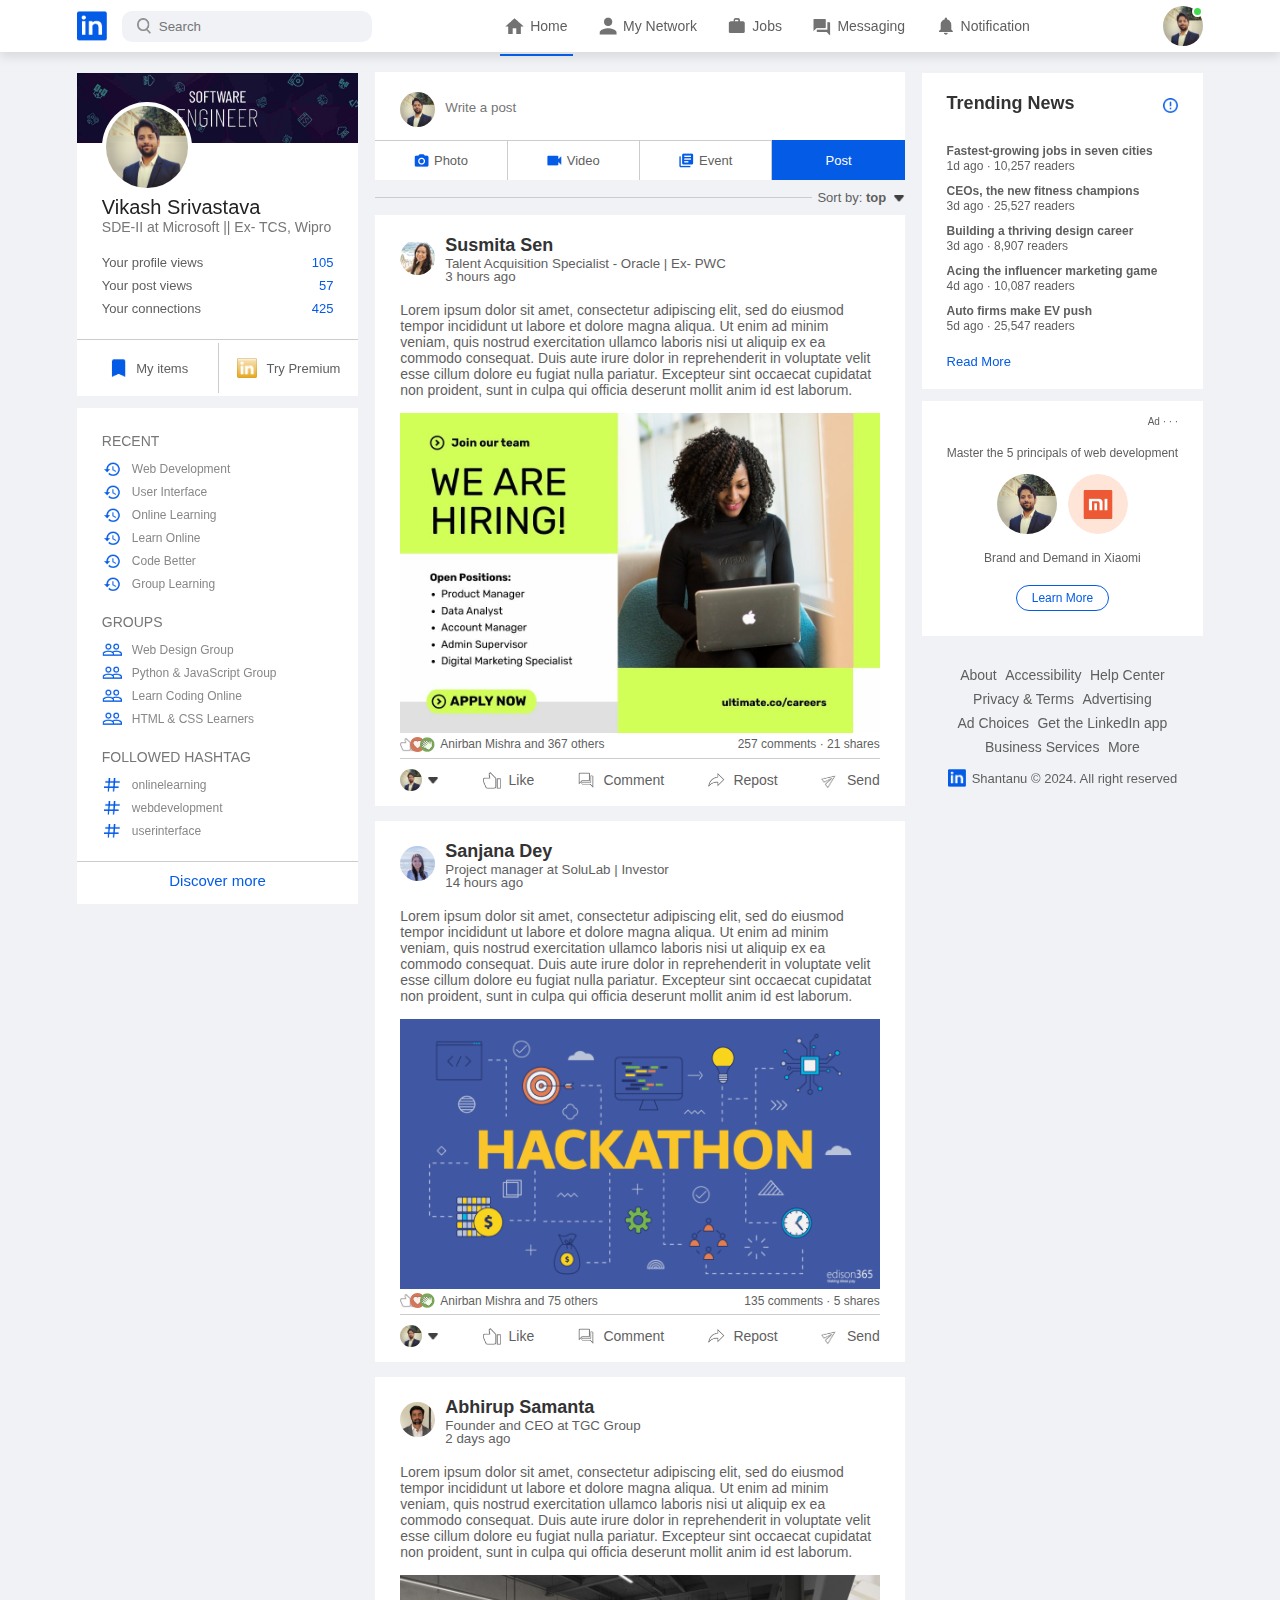
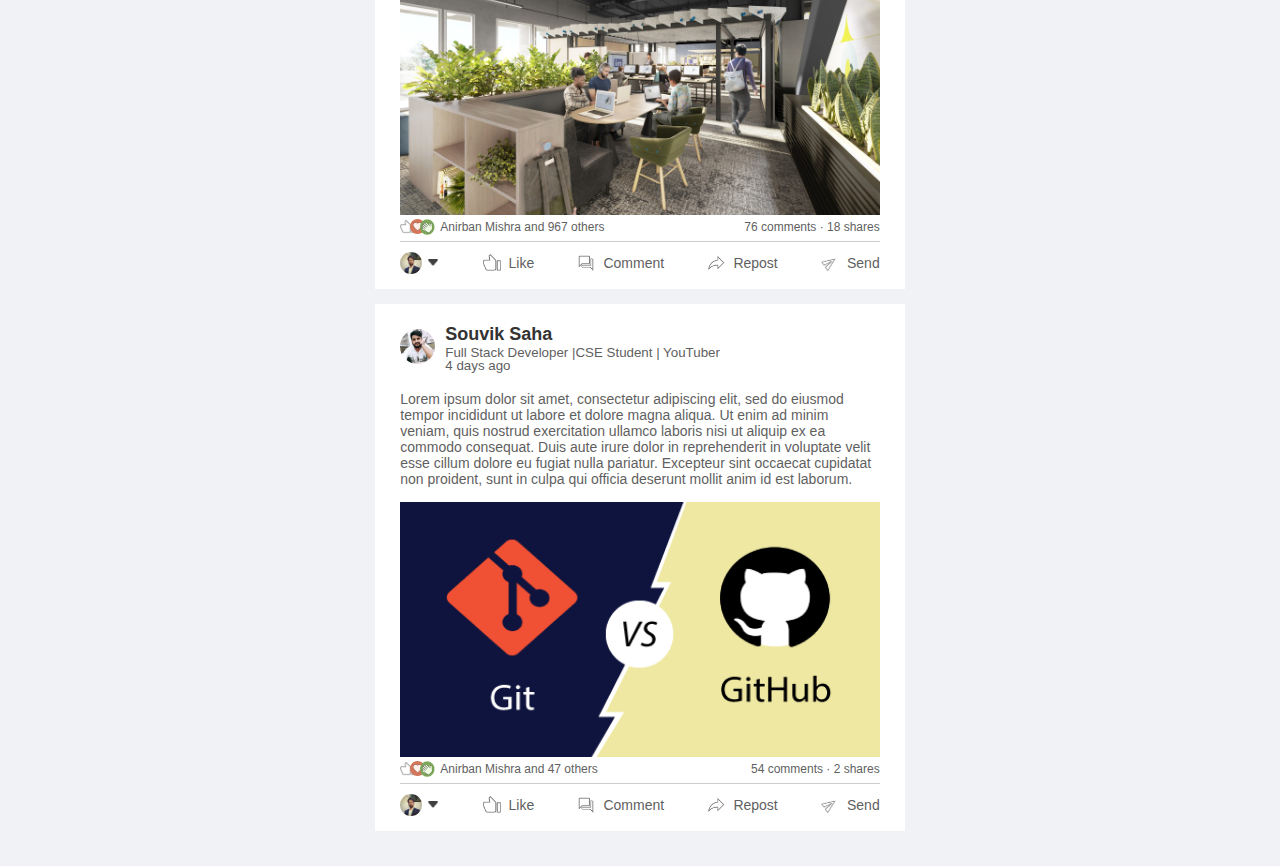
<file: index.html>
<!DOCTYPE html>
<html lang="en">

<head>
    <meta charset="UTF-8">
    <meta name="viewport" content="width=device-width, initial-scale=1.0">
    <title>LinkedIn</title>
    <link rel="stylesheet" href="style.css">
    <link rel="icon" type="image/x-icon" href="images/logo.png">
</head>

<body>

    <nav class="navbar">
        <div class="navbar-left">
            <a href="index.html" class="logo"><img src="images/logo.png" alt=""></a>

            <div class="search-box">
                <img src="images/search.png" alt="">
                <input type="text" placeholder="Search">
            </div>
        </div>
        <div class="navbar-center">
            <ul>
                <li><a href="" class="active-link"><img src="images/home.png" alt=""><span>Home</span></a></li>
                <li><a href=""><img src="images/network.png" alt=""><span>My Network</span></a></li>
                <li><a href=""><img src="images/jobs.png" alt=""><span>Jobs</span></a></li>
                <li><a href=""><img src="images/message.png" alt=""><span>Messaging</span></a></li>
                <li><a href=""><img src="images/notification.png" alt=""><span>Notification</span></a></li>
            </ul>
        </div>
        <div class="navbar-right">
            <div class="online">
                <img src="images/user-1.png" alt="" class="nav-profile-img" onclick="toggleMenu()">
            </div>
        </div>

        <!------------- profile-drop-down-menu ----------------->

        <div class="profile-menu-wrap" id="profileMenu">
            <div class="profile-menu">
                <div class="user-info">
                    <img src="images/user-1.png" alt="">

                    <div>
                        <h3>Vikash Srivastava</h3>
                        <a href="profile.html">See your profile</a>
                    </div>
                </div>
                <hr>
                <a href="#" class="profile-menu-link">
                    <img src="images/feedback.png" alt="">
                    <p>Give Feedback</p>
                    <span>></span>
                </a>

                <a href="#" class="profile-menu-link">
                    <img src="images/setting.png" alt="">
                    <p>Settings & Privacy</p>
                    <span>></span>
                </a>

                <a href="#" class="profile-menu-link">
                    <img src="images/help.png" alt="">
                    <p>Help & Support</p>
                    <span>></span>
                </a>

                <a href="#" class="profile-menu-link">
                    <img src="images/display.png" alt="">
                    <p>Display & Accessibility</p>
                    <span>></span>
                </a>

                <a href="login.html" class="profile-menu-link">
                    <img src="images/logout.png" alt="">
                    <p>Logout</p>
                    <span>></span>
                </a>

            </div>
        </div>
    </nav>

    <!----------- Navbar End -------------->

    <div class="container">
        <!----------- left-sidebar ------------>

        <div class="left-sidebar">

            <div class="sidebar-profile-box">
                <img src="images/cover-pic.png" alt="" width="100%">
                <div class="sidebarprofile-info">
                    <img src="images/user-1.png" alt="">
                    <h1>Vikash Srivastava</h1>
                    <h3>SDE-II at Microsoft || Ex- TCS, Wipro</h3>

                    <ul>
                        <li>Your profile views <span>105</span></li>
                        <li>Your post views <span>57</span></li>
                        <li>Your connections <span>425</span></li>
                    </ul>
                </div>
                <div class="sidebar-profile-link">
                    <a href="#"><img src="images/items.png" alt="">My items</a>
                    <a href="#"><img src="images/premium.png" alt="">Try Premium</a>
                </div>
            </div>

            <div class="sidebar-activity" id="sidebarActivity">
                <h3>RECENT</h3>
                <a href="#"><img src="images/recent.png" alt="">Web Development</a>
                <a href="#"><img src="images/recent.png" alt="">User Interface</a>
                <a href="#"><img src="images/recent.png" alt="">Online Learning</a>
                <a href="#"><img src="images/recent.png" alt="">Learn Online</a>
                <a href="#"><img src="images/recent.png" alt="">Code Better</a>
                <a href="#"><img src="images/recent.png" alt="">Group Learning</a>
                <h3>GROUPS</h3>
                <a href="#"><img src="images/group.png" alt="">Web Design Group</a>
                <a href="#"><img src="images/group.png" alt="">Python & JavaScript Group</a>
                <a href="#"><img src="images/group.png" alt="">Learn Coding Online</a>
                <a href="#"><img src="images/group.png" alt="">HTML & CSS Learners</a>
                <h3>FOLLOWED HASHTAG</h3>
                <a href="#"><img src="images/hashtag.png" alt="">onlinelearning</a>
                <a href="#"><img src="images/hashtag.png" alt="">webdevelopment</a>
                <a href="#"><img src="images/hashtag.png" alt="">userinterface</a>

                <div class="discover-more-link">
                    <a href="#">Discover more</a>
                </div>
            </div>

            <p id="showMoreLink" onclick="toggleActivity()">Show more <b>+</b></p>
        </div>

        <!--------- main-content ---------->

        <div class="main-content">

            <div class="create-post">
                <div class="create-post-input">
                    <img src="images/user-1.png" alt="">
                    <textarea rows="2" placeholder="Write a post"></textarea>
                </div>

                <div class="create-post-links">
                    <li><img src="images/photo.png" alt="">Photo</li>
                    <li><img src="images/video.png" alt="">Video</li>
                    <li><img src="images/event.png" alt="">Event</li>
                    <li>Post</li>
                </div>
            </div>

            <div class="sort-by">
                <hr>
                <p>Sort by: <span>top <img src="images/down-arrow.png" alt=""></span></p>
            </div>

            <div class="post">
                <div class="post-author">
                    <img src="images/user-3.png" alt="">
                    <div>
                        <h1>Susmita Sen</h1>
                        <small>Talent Acquisition Specialist - Oracle | Ex- PWC</small>
                        <small>3 hours ago</small>
                    </div>
                </div>

                <p>Lorem ipsum dolor sit amet, consectetur adipiscing elit, sed do eiusmod tempor incididunt ut labore
                    et dolore magna aliqua. Ut enim ad minim veniam, quis nostrud exercitation ullamco laboris nisi ut
                    aliquip ex ea commodo consequat. Duis aute irure dolor in reprehenderit in voluptate velit esse
                    cillum dolore eu fugiat nulla pariatur. Excepteur sint occaecat cupidatat non proident, sunt in
                    culpa qui officia deserunt mollit anim id est laborum.</p>
                <img src="images/post-image-1.png" width="100%" alt="">

                <div class="post-stats">
                    <div>
                        <img src="images/thumbsup.png" alt="">
                        <img src="images/love.png" alt="">
                        <img src="images/clap.png" alt="">
                        <span class="liked-users">Anirban Mishra and 367 others</span>
                    </div>

                    <div>
                        <span>257 comments &middot; 21 shares</span>
                    </div>
                </div>

                <div class="post-activity">
                    <div>
                        <img src="images/user-1.png" alt="" class="post-activity-user-icon">
                        <img src="images/down-arrow.png" alt="" class="post-activity-arrow-icon">
                    </div>
                    <div class="post-activity-link">
                        <img src="images/like.png" alt="">
                        <span>Like</span>
                    </div>

                    <div class="post-activity-link">
                        <img src="images/comment.png" alt="">
                        <span>Comment</span>
                    </div>

                    <div class="post-activity-link">
                        <img src="images/share.png" alt="">
                        <span>Repost</span>
                    </div>

                    <div class="post-activity-link">
                        <img src="images/send.png" alt="">
                        <span>Send</span>
                    </div>

                </div>
            </div>

            <div class="post">
                <div class="post-author">
                    <img src="images/user-4.png" alt="">
                    <div>
                        <h1>Sanjana Dey</h1>
                        <small>Project manager at SoluLab | Investor</small>
                        <small>14 hours ago</small>
                    </div>
                </div>

                <p>Lorem ipsum dolor sit amet, consectetur adipiscing elit, sed do eiusmod tempor incididunt ut labore
                    et dolore magna aliqua. Ut enim ad minim veniam, quis nostrud exercitation ullamco laboris nisi ut
                    aliquip ex ea commodo consequat. Duis aute irure dolor in reprehenderit in voluptate velit esse
                    cillum dolore eu fugiat nulla pariatur. Excepteur sint occaecat cupidatat non proident, sunt in
                    culpa qui officia deserunt mollit anim id est laborum.</p>
                <img src="images/post-image-2.png" width="100%" alt="">

                <div class="post-stats">
                    <div>
                        <img src="images/thumbsup.png" alt="">
                        <img src="images/love.png" alt="">
                        <img src="images/clap.png" alt="">
                        <span class="liked-users">Anirban Mishra and 75 others</span>
                    </div>

                    <div>
                        <span>135 comments &middot; 5 shares</span>
                    </div>
                </div>

                <div class="post-activity">
                    <div>
                        <img src="images/user-1.png" alt="" class="post-activity-user-icon">
                        <img src="images/down-arrow.png" alt="" class="post-activity-arrow-icon">
                    </div>
                    <div class="post-activity-link">
                        <img src="images/like.png" alt="">
                        <span>Like</span>
                    </div>

                    <div class="post-activity-link">
                        <img src="images/comment.png" alt="">
                        <span>Comment</span>
                    </div>

                    <div class="post-activity-link">
                        <img src="images/share.png" alt="">
                        <span>Repost</span>
                    </div>

                    <div class="post-activity-link">
                        <img src="images/send.png" alt="">
                        <span>Send</span>
                    </div>

                </div>
            </div>


            <div class="post">
                <div class="post-author">
                    <img src="images/user-2.png" alt="">
                    <div>
                        <h1>Abhirup Samanta</h1>
                        <small>Founder and CEO at TGC Group</small>
                        <small>2 days ago</small>
                    </div>
                </div>

                <p>Lorem ipsum dolor sit amet, consectetur adipiscing elit, sed do eiusmod tempor incididunt ut labore
                    et dolore magna aliqua. Ut enim ad minim veniam, quis nostrud exercitation ullamco laboris nisi ut
                    aliquip ex ea commodo consequat. Duis aute irure dolor in reprehenderit in voluptate velit esse
                    cillum dolore eu fugiat nulla pariatur. Excepteur sint occaecat cupidatat non proident, sunt in
                    culpa qui officia deserunt mollit anim id est laborum.</p>
                <img src="images/post-image-3.png" width="100%" alt="">

                <div class="post-stats">
                    <div>
                        <img src="images/thumbsup.png" alt="">
                        <img src="images/love.png" alt="">
                        <img src="images/clap.png" alt="">
                        <span class="liked-users">Anirban Mishra and 967 others</span>
                    </div>

                    <div>
                        <span>76 comments &middot; 18 shares</span>
                    </div>
                </div>

                <div class="post-activity">
                    <div>
                        <img src="images/user-1.png" alt="" class="post-activity-user-icon">
                        <img src="images/down-arrow.png" alt="" class="post-activity-arrow-icon">
                    </div>
                    <div class="post-activity-link">
                        <img src="images/like.png" alt="">
                        <span>Like</span>
                    </div>

                    <div class="post-activity-link">
                        <img src="images/comment.png" alt="">
                        <span>Comment</span>
                    </div>

                    <div class="post-activity-link">
                        <img src="images/share.png" alt="">
                        <span>Repost</span>
                    </div>

                    <div class="post-activity-link">
                        <img src="images/send.png" alt="">
                        <span>Send</span>
                    </div>

                </div>
            </div>

            <div class="post">
                <div class="post-author">
                    <img src="images/user-5.png" alt="">
                    <div>
                        <h1>Souvik Saha</h1>
                        <small>Full Stack Developer |CSE Student | YouTuber</small>
                        <small>4 days ago</small>
                    </div>
                </div>

                <p>Lorem ipsum dolor sit amet, consectetur adipiscing elit, sed do eiusmod tempor incididunt ut labore
                    et dolore magna aliqua. Ut enim ad minim veniam, quis nostrud exercitation ullamco laboris nisi ut
                    aliquip ex ea commodo consequat. Duis aute irure dolor in reprehenderit in voluptate velit esse
                    cillum dolore eu fugiat nulla pariatur. Excepteur sint occaecat cupidatat non proident, sunt in
                    culpa qui officia deserunt mollit anim id est laborum.</p>
                <img src="images/post-image-4.png" width="100%" alt="">

                <div class="post-stats">
                    <div>
                        <img src="images/thumbsup.png" alt="">
                        <img src="images/love.png" alt="">
                        <img src="images/clap.png" alt="">
                        <span class="liked-users">Anirban Mishra and 47 others</span>
                    </div>

                    <div>
                        <span>54 comments &middot; 2 shares</span>
                    </div>
                </div>

                <div class="post-activity">
                    <div>
                        <img src="images/user-1.png" alt="" class="post-activity-user-icon">
                        <img src="images/down-arrow.png" alt="" class="post-activity-arrow-icon">
                    </div>
                    <div class="post-activity-link">
                        <img src="images/like.png" alt="">
                        <span>Like</span>
                    </div>

                    <div class="post-activity-link">
                        <img src="images/comment.png" alt="">
                        <span>Comment</span>
                    </div>

                    <div class="post-activity-link">
                        <img src="images/share.png" alt="">
                        <span>Repost</span>
                    </div>

                    <div class="post-activity-link">
                        <img src="images/send.png" alt="">
                        <span>Send</span>
                    </div>

                </div>
            </div>
        </div>

        <!--------- right-sidebar --------->

        <div class="right-sidebar">
            <div class="sidebar-news">
                <img src="images/more.png" alt="" class="info-icon">
                <h3>Trending News</h3>
                <a href="#">Fastest-growing jobs in seven cities</a>
                <span>1d ago &middot; 10,257 readers</span>

                <a href="#">CEOs, the new fitness champions</a>
                <span>3d ago &middot; 25,527 readers</span>

                <a href="#">Building a thriving design career</a>
                <span>3d ago &middot; 8,907 readers</span>

                <a href="#">Acing the influencer marketing game</a>
                <span>4d ago &middot; 10,087 readers</span>

                <a href="#">Auto firms make EV push</a>
                <span>5d ago &middot; 25,547 readers</span>

                <a href="#" class="read-more-link">Read More</a>
            </div>

            <div class="sidebar-ad">
                <small>Ad &middot; &middot; &middot;</small>
                <p>Master the 5 principals of web development</p>
                <div>
                    <img src="images/user-1.png" alt="">
                    <img src="images/mi-logo.png" alt="">
                </div>
                <b>Brand and Demand in Xiaomi</b>
                <a href="#" class="ad-link">Learn More</a>
            </div>

            <div class="sidebar-useful-links">
                <a href="#">About</a>
                <a href="#">Accessibility</a>
                <a href="#">Help Center</a>
                <a href="#">Privacy & Terms</a>
                <a href="#">Advertising</a>
                <a href="#">Ad Choices</a>
                <a href="#">Get the LinkedIn app</a>
                <a href="#">Business Services</a>
                <a href="#">More</a>

                <div class="copyright-msg">
                    <img src="images/logo.png" alt="">
                    <p>Shantanu &#169; 2024. All right reserved</p>
                </div>
            </div>
        </div>
    </div>


    <script src="script.js"></script>
</body>

</html>
</file>
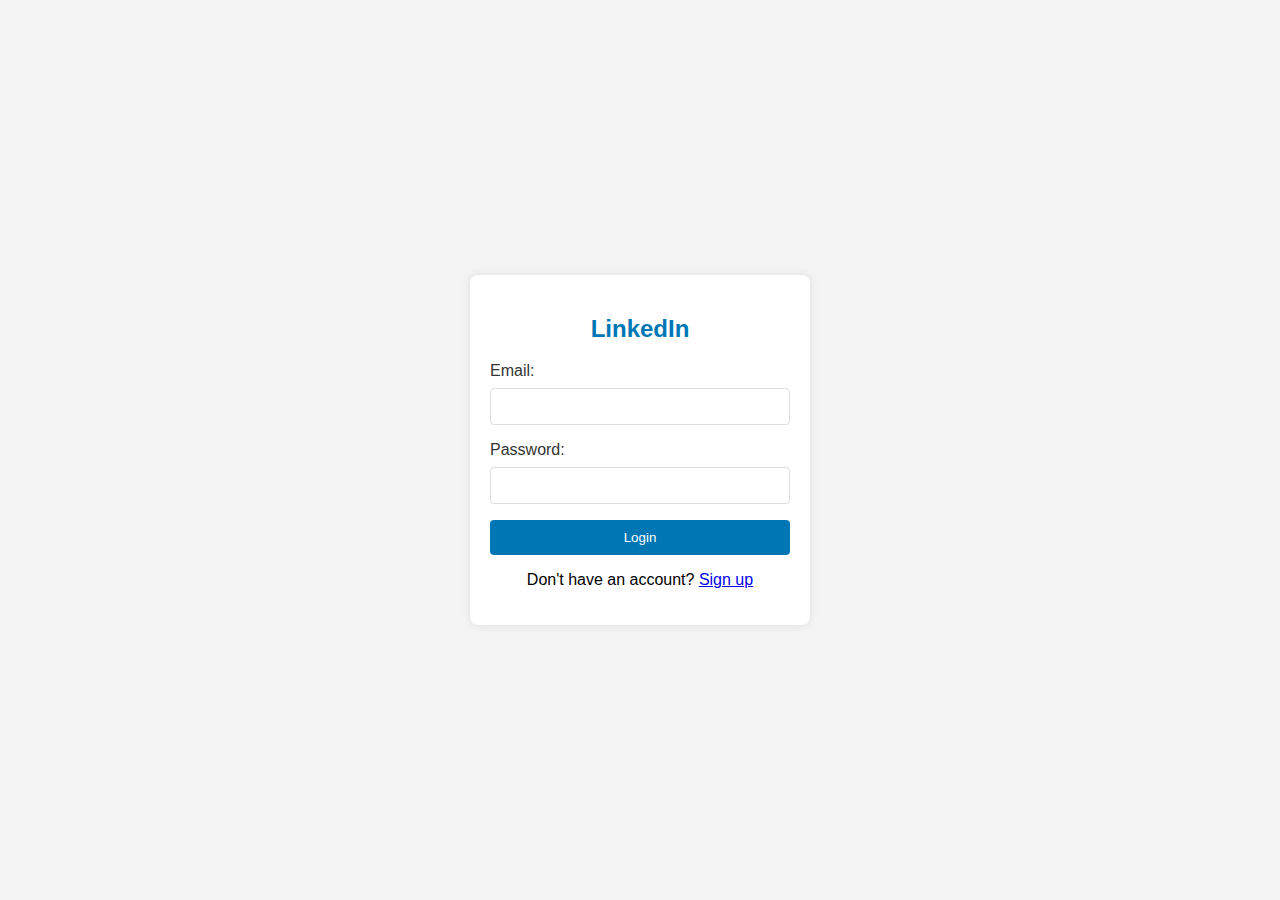
<file: login.html>
<!DOCTYPE html>
<html lang="en">

<head>
    <meta charset="UTF-8">
    <meta name="viewport" content="width=device-width, initial-scale=1.0">
    <title>Login</title>
    <link rel="icon" type="image/x-icon" href="images/logo.png">

    <style>
        body {
            font-family: Arial, sans-serif;
            background-color: #f4f4f4;
            margin: 0;
            padding: 0;
            display: flex;
            align-items: center;
            justify-content: center;
            height: 100vh;
        }

        .container {
            background-color: #fff;
            padding: 20px;
            border-radius: 8px;
            box-shadow: 0 0 10px rgba(0, 0, 0, 0.1);
            width: 300px;
        }

        h2 {
            text-align: center;
            color: #0077b5;
        }

        form {
            display: flex;
            flex-direction: column;
        }

        label {
            margin-bottom: 8px;
            color: #333;
        }

        input {
            padding: 10px;
            margin-bottom: 16px;
            border: 1px solid #ddd;
            border-radius: 4px;
        }

        button {
            background-color: #0077b5;
            color: #fff;
            padding: 10px;
            border: none;
            border-radius: 4px;
            cursor: pointer;
        }

        button:hover {
            background-color: #005983;
        }
    </style>
    
</head>

<body>

    <div class="container">
        <h2>LinkedIn</h2>
        <form action="#" method="post">
            <label for="email">Email:</label>
            <input type="email" id="email" name="email" required>

            <label for="password">Password:</label>
            <input type="password" id="password" name="password" required>

            <button type="submit">Login</button>
        </form>

        <p style="text-align: center; margin-top: 16px;">Don't have an account? <a href="signup.html">Sign up</a></p>
    </div>

</body>

</html>
</file>
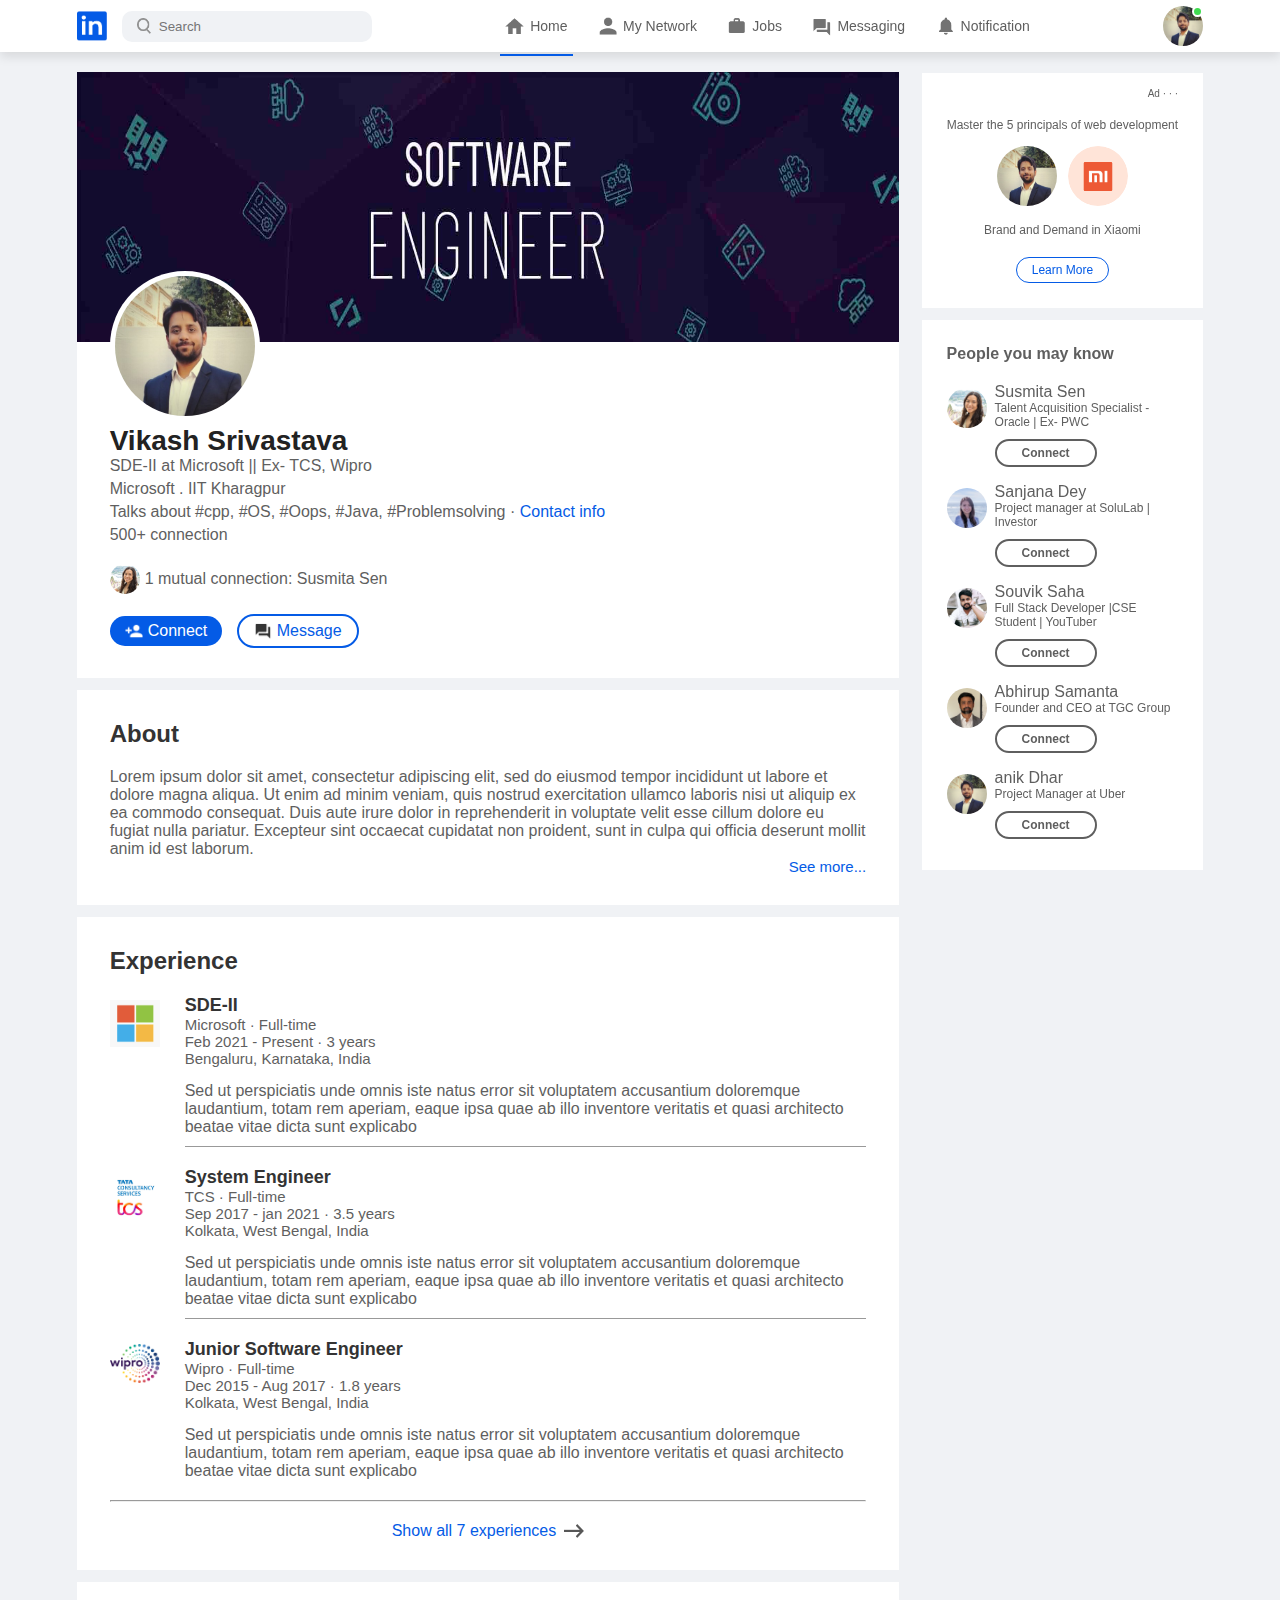
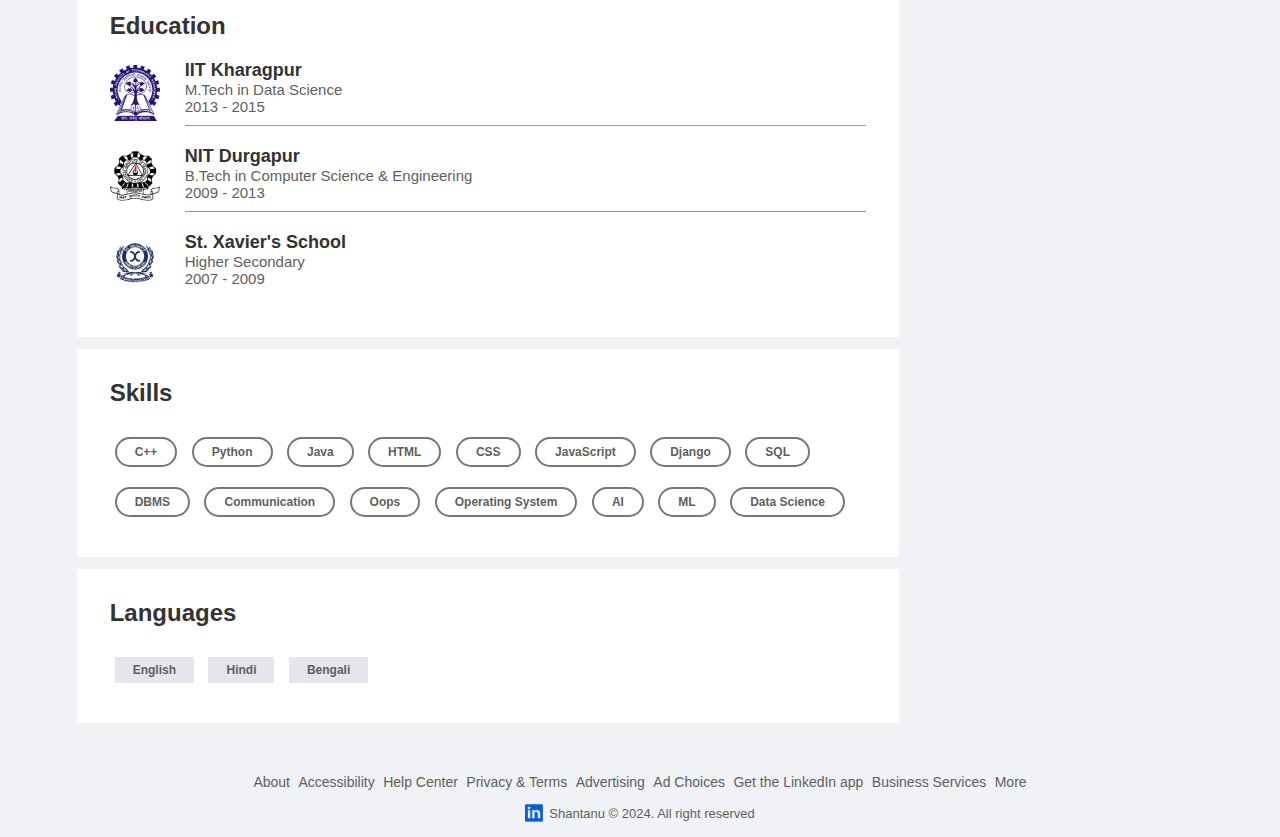
<file: profile.html>
<!DOCTYPE html>
<html lang="en">

<head>
    <meta charset="UTF-8">
    <meta name="viewport" content="width=device-width, initial-scale=1.0">
    <title>LinkedIn Profile</title>
    <link rel="stylesheet" href="style.css">
    <link rel="icon" type="image/x-icon" href="images/logo.png">
</head>

<body>

    <nav class="navbar">
        <div class="navbar-left">
            <a href="index.html" class="logo"><img src="images/logo.png" alt=""></a>

            <div class="search-box">
                <img src="images/search.png" alt="">
                <input type="text" placeholder="Search">
            </div>
        </div>
        <div class="navbar-center">
            <ul>
                <li><a href="index.html" class="active-link"><img src="images/home.png" alt=""><span>Home</span></a>
                </li>
                <li><a href=""><img src="images/network.png" alt=""><span>My Network</span></a></li>
                <li><a href=""><img src="images/jobs.png" alt=""><span>Jobs</span></a></li>
                <li><a href=""><img src="images/message.png" alt=""><span>Messaging</span></a></li>
                <li><a href=""><img src="images/notification.png" alt=""><span>Notification</span></a></li>
            </ul>
        </div>
        <div class="navbar-right">
            <div class="online">
                <img src="images/user-1.png" alt="" class="nav-profile-img" onclick="toggleMenu()">
            </div>
        </div>

        <!------------- profile-drop-down-menu ----------------->

        <div class="profile-menu-wrap" id="profileMenu">
            <div class="profile-menu">
                <div class="user-info">
                    <img src="images/user-1.png" alt="">

                    <div>
                        <h3>Vikash Srivastava</h3>
                        <a href="profile.html">See your profile</a>
                    </div>
                </div>
                <hr>
                <a href="#" class="profile-menu-link">
                    <img src="images/feedback.png" alt="">
                    <p>Give Feedback</p>
                    <span>></span>
                </a>

                <a href="#" class="profile-menu-link">
                    <img src="images/setting.png" alt="">
                    <p>Settings & Privacy</p>
                    <span>></span>
                </a>

                <a href="#" class="profile-menu-link">
                    <img src="images/help.png" alt="">
                    <p>Help & Support</p>
                    <span>></span>
                </a>

                <a href="#" class="profile-menu-link">
                    <img src="images/display.png" alt="">
                    <p>Display & Accessibility</p>
                    <span>></span>
                </a>

                <a href="login.html" class="profile-menu-link">
                    <img src="images/logout.png" alt="">
                    <p>Logout</p>
                    <span>></span>
                </a>

            </div>
        </div>
    </nav>

    <!----------- Navbar End -------------->

    <div class="container">
        <!--------- profile main --------------->
        <div class="profile-main">
            <div class="profile-container">
                <img src="images/cover-pic.png" alt="" width="100%" class="cover-img">
                <div class="profile-container-inner">
                    <img src="images/user-1.png" alt="" class="profile-pic">
                    <h1>Vikash Srivastava</h1>
                    <b>SDE-II at Microsoft || Ex- TCS, Wipro</b>
                    <p>Microsoft . IIT Kharagpur</p>
                    <p>Talks about #cpp, #OS, #Oops, #Java, #Problemsolving &middot; <a href="#">Contact info</a></p>
                    <p>500+ connection</p>

                    <div class="mutual-connection">
                        <img src="images/user-3.png" alt="">
                        <span>1 mutual connection: Susmita Sen</span>
                    </div>
                    <div class="profile-btn">
                        <a href="#" class="primary-btn"><img src="images/connect.png" alt="">Connect</a>
                        <a href="#" class="Second-btn"><img src="images/chat.png" alt="">Message</a>
                    </div>
                </div>
            </div>

            <div class="profile-description">
                <h2>About</h2>
                <p>Lorem ipsum dolor sit amet, consectetur adipiscing elit, sed do eiusmod tempor incididunt ut labore
                    et dolore magna aliqua. Ut enim ad minim veniam, quis nostrud exercitation ullamco laboris nisi ut
                    aliquip ex ea commodo consequat. Duis aute irure dolor in reprehenderit in voluptate velit esse
                    cillum dolore eu fugiat nulla pariatur. Excepteur sint occaecat cupidatat non proident, sunt in
                    culpa qui officia deserunt mollit anim id est laborum.</p>

                <a href="#" class="see-more-link">See more...</a>
            </div>

            <div class="profile-description">
                <h2>Experience</h2>
                <div class="profile-desc-row">
                    <img src="images/microsoft.png" alt="">
                    <div>
                        <h3>SDE-II</h3>
                        <b>Microsoft &middot; Full-time</b>
                        <b>Feb 2021 - Present &middot; 3 years</b>
                        <b>Bengaluru, Karnataka, India</b>
                        <p>Sed ut perspiciatis unde omnis iste natus error sit voluptatem accusantium doloremque
                            laudantium, totam rem aperiam, eaque ipsa quae ab illo inventore veritatis et quasi
                            architecto beatae vitae dicta sunt explicabo</p>
                        <hr>
                    </div>
                </div>

                <div class="profile-desc-row">
                    <img src="images/tcs.png" alt="">
                    <div>
                        <h3>System Engineer</h3>
                        <b>TCS &middot; Full-time</b>
                        <b>Sep 2017 - jan 2021 &middot; 3.5 years</b>
                        <b>Kolkata, West Bengal, India</b>
                        <p>Sed ut perspiciatis unde omnis iste natus error sit voluptatem accusantium doloremque
                            laudantium, totam rem aperiam, eaque ipsa quae ab illo inventore veritatis et quasi
                            architecto beatae vitae dicta sunt explicabo</p>
                        <hr>
                    </div>
                </div>

                <div class="profile-desc-row">
                    <img src="images/wipro.png" alt="">
                    <div>
                        <h3>Junior Software Engineer</h3>
                        <b>Wipro &middot; Full-time</b>
                        <b>Dec 2015 - Aug 2017 &middot; 1.8 years</b>
                        <b>Kolkata, West Bengal, India</b>
                        <p>Sed ut perspiciatis unde omnis iste natus error sit voluptatem accusantium doloremque
                            laudantium, totam rem aperiam, eaque ipsa quae ab illo inventore veritatis et quasi
                            architecto beatae vitae dicta sunt explicabo</p>

                    </div>
                </div>
                <hr>
                <a href="#" class="experience-link"> Show all 7 experiences <img src="images/right-arrow.png"
                        alt=""></a>

            </div>

            <div class="profile-description">
                <h2>Education</h2>
                <div class="profile-desc-row">
                    <img src="images/iit.png" alt="">
                    <div>
                        <h3>IIT Kharagpur</h3>
                        <b>M.Tech in Data Science</b>
                        <b>2013 - 2015</b>
                        <hr>
                    </div>
                </div>

                <div class="profile-desc-row">
                    <img src="images/nit.png" alt="">
                    <div>
                        <h3>NIT Durgapur</h3>
                        <b>B.Tech in Computer Science & Engineering</b>
                        <b>2009 - 2013</b>
                        <hr>
                    </div>
                </div>

                <div class="profile-desc-row">
                    <img src="images/st-xaviers.png" alt="">
                    <div>
                        <h3>St. Xavier's School</h3>
                        <b>Higher Secondary</b>
                        <b>2007 - 2009</b>

                    </div>
                </div>
            </div>

            <div class="profile-description">
                <h2>Skills</h2>
                <a href="#" class="skills-btn">C++</a>
                <a href="#" class="skills-btn">Python</a>
                <a href="#" class="skills-btn">Java</a>
                <a href="#" class="skills-btn">HTML</a>
                <a href="#" class="skills-btn">CSS</a>
                <a href="#" class="skills-btn">JavaScript</a>
                <a href="#" class="skills-btn">Django</a>
                <a href="#" class="skills-btn">SQL</a>
                <a href="#" class="skills-btn">DBMS</a>
                <a href="#" class="skills-btn">Communication</a>
                <a href="#" class="skills-btn">Oops</a>
                <a href="#" class="skills-btn">Operating System</a>
                <a href="#" class="skills-btn">AI</a>
                <a href="#" class="skills-btn">ML</a>
                <a href="#" class="skills-btn">Data Science</a>
            </div>


            <div class="profile-description">
                <h2>Languages</h2>
                <a href="#" class="language-btn">English</a>
                <a href="#" class="language-btn">Hindi</a>
                <a href="#" class="language-btn">Bengali</a>
            </div>

        </div>
        <!--------- profile sidebar --------------->
        <div class="profile-sidebar">

            <div class="sidebar-ad">
                <small>Ad &middot; &middot; &middot;</small>
                <p>Master the 5 principals of web development</p>
                <div>
                    <img src="images/user-1.png" alt="">
                    <img src="images/mi-logo.png" alt="">
                </div>
                <b>Brand and Demand in Xiaomi</b>
                <a href="#" class="ad-link">Learn More</a>
            </div>

            <div class="sidebar-people">
                <h3>People you may know</h3>
                <div class="sidebar-people-row">
                    <img src="images/user-3.png" alt="">
                    <div>
                        <h2>Susmita Sen</h2>
                        <p>Talent Acquisition Specialist - Oracle | Ex- PWC</p>
                        <a href="#">Connect</a>
                    </div>
                </div>

                <div class="sidebar-people-row">
                    <img src="images/user-4.png" alt="">
                    <div>
                        <h2>Sanjana Dey</h2>
                        <p>Project manager at SoluLab | Investor</p>
                        <a href="#">Connect</a>
                    </div>
                </div>

                <div class="sidebar-people-row">
                    <img src="images/user-5.png" alt="">
                    <div>
                        <h2>Souvik Saha</h2>
                        <p>Full Stack Developer |CSE Student | YouTuber</p>
                        <a href="#">Connect</a>
                    </div>
                </div>

                <div class="sidebar-people-row">
                    <img src="images/user-2.png" alt="">
                    <div>
                        <h2>Abhirup Samanta</h2>
                        <p>Founder and CEO at TGC Group</p>
                        <a href="#">Connect</a>
                    </div>
                </div>

                <div class="sidebar-people-row">
                    <img src="images/user-1.png" alt="">
                    <div>
                        <h2>anik Dhar</h2>
                        <p>Project Manager at Uber</p>
                        <a href="#">Connect</a>
                    </div>
                </div>


            </div>


        </div>
    </div>

    <div class="profile-footer">
        <div class="sidebar-useful-links">
            <a href="#">About</a>
            <a href="#">Accessibility</a>
            <a href="#">Help Center</a>
            <a href="#">Privacy & Terms</a>
            <a href="#">Advertising</a>
            <a href="#">Ad Choices</a>
            <a href="#">Get the LinkedIn app</a>
            <a href="#">Business Services</a>
            <a href="#">More</a>

            <div class="copyright-msg">
                <img src="images/logo.png" alt="">
                <p>Shantanu &#169; 2024. All right reserved</p>
            </div>
        </div>
    </div>



    <script src="script.js"></script>
</body>

</html>
</file>
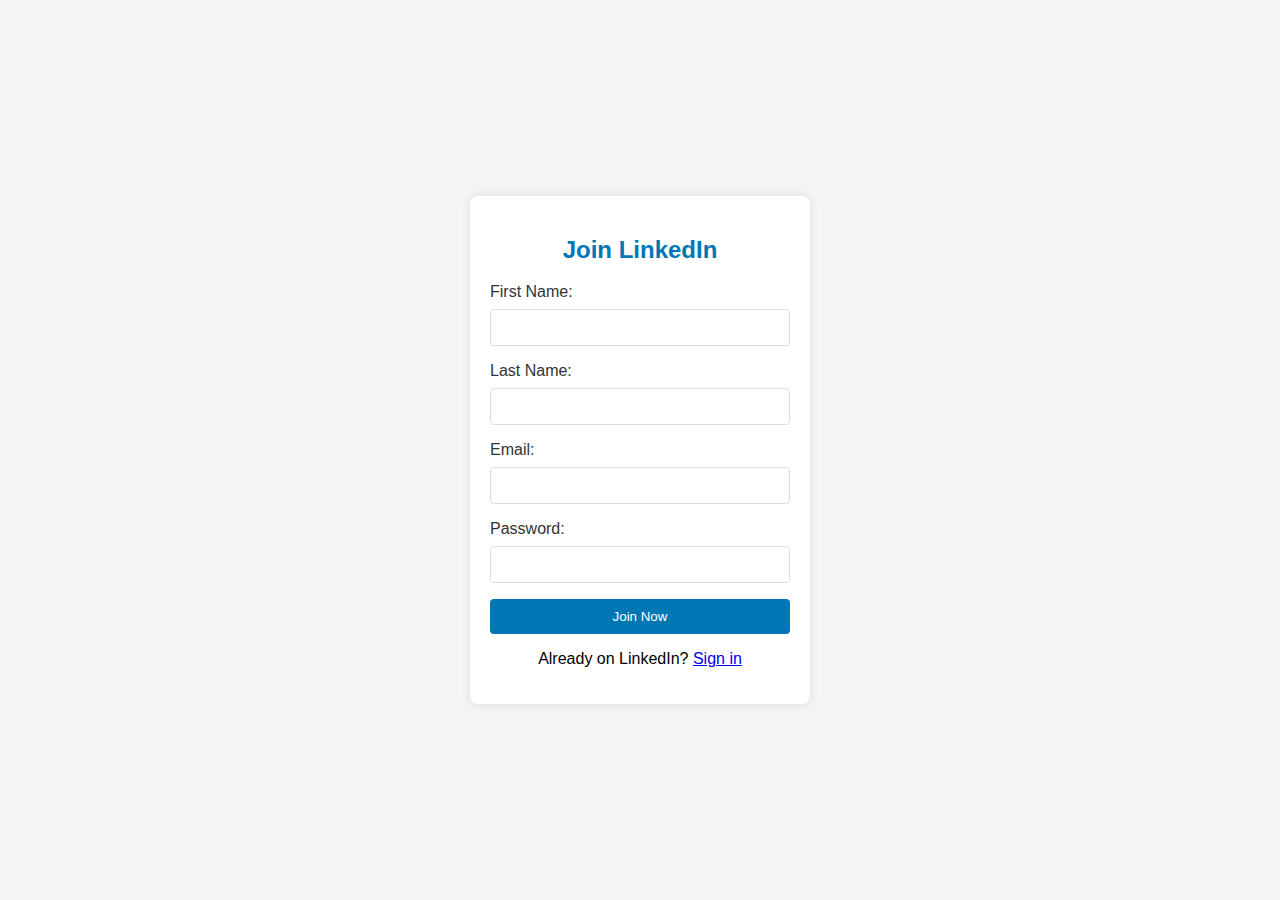
<file: signup.html>
<!DOCTYPE html>
<html lang="en">

<head>
    <meta charset="UTF-8">
    <meta name="viewport" content="width=device-width, initial-scale=1.0">
    <title>Signup</title>
    <link rel="icon" type="image/x-icon" href="images/logo.png">

    <style>
        body {
            font-family: Arial, sans-serif;
            background-color: #f4f4f4;
            margin: 0;
            padding: 0;
            display: flex;
            align-items: center;
            justify-content: center;
            height: 100vh;
        }

        .container {
            background-color: #fff;
            padding: 20px;
            border-radius: 8px;
            box-shadow: 0 0 10px rgba(0, 0, 0, 0.1);
            width: 300px;
        }

        h2 {
            text-align: center;
            color: #0077b5;
        }

        form {
            display: flex;
            flex-direction: column;
        }

        label {
            margin-bottom: 8px;
            color: #333;
        }

        input {
            padding: 10px;
            margin-bottom: 16px;
            border: 1px solid #ddd;
            border-radius: 4px;
        }

        button {
            background-color: #0077b5;
            color: #fff;
            padding: 10px;
            border: none;
            border-radius: 4px;
            cursor: pointer;
        }

        button:hover {
            background-color: #005983;
        }
    </style>
    
</head>

<body>

    <div class="container">
        <h2>Join LinkedIn</h2>
        <form action="#" method="post">
            <label for="firstName">First Name:</label>
            <input type="text" id="firstName" name="firstName" required>

            <label for="lastName">Last Name:</label>
            <input type="text" id="lastName" name="lastName" required>

            <label for="email">Email:</label>
            <input type="email" id="email" name="email" required>

            <label for="password">Password:</label>
            <input type="password" id="password" name="password" required>

            <button type="submit">Join Now</button>
        </form>

        <p style="text-align: center; margin-top: 16px;">Already on LinkedIn? <a href="login.html">Sign in</a></p>
    </div>

</body>

</html>
</file>
<file: style.css>
* {
    margin: 0;
    padding: 0;
    font-family: 'poppins', sans-serif;
    box-sizing: border-box;
}

body {
    background-color: #f0f2f5;
    color: #5f5f5f;
}

a {
    text-decoration: none;
    color: #5f5f5f;
}

.navbar {
    display: flex;
    align-items: center;
    justify-content: space-between;
    background: #fff;
    padding: 6px 6%;
    position: sticky;
    top: 0;
    z-index: 100;
    box-shadow: 0 5px 10px rgba(0, 0, 0, 0.1);
}

.logo img {
    width: 30px;
    margin-right: 15px;
    display: block;
}

.navbar-center ul li {
    display: inline-block;
    list-style: none;
}

.navbar-center ul li a {
    display: flex;
    align-items: center;
    font-size: 14px;
    margin: 5px 8px;
    padding-right: 5px;
    position: relative;
}


.navbar-center ul li a::after {
    content: '';
    width: 0;
    height: 2px;
    background: #045be6;
    position: absolute;
    bottom: -15px;
    transition: width 0.3s;
}

.navbar-center ul li a:hover::after,
.navbar-center ul li a.active-link::after {
    width: 100%;
}


.navbar-center ul li a img {
    width: 30px;
}

.nav-profile-img {
    width: 40px;
    display: block;
    cursor: pointer;
    position: relative;
    border-radius: 50%;
}

.online {
    position: relative;
}

.online::after {
    content: '';
    width: 7px;
    height: 7px;
    border: 2px solid #fff;
    border-radius: 50%;
    right: 0px;
    top: 0px;
    background: #41db51;
    position: absolute;
}

.search-box {
    background: #f0f2f5;
    width: 250px;
    border-radius: 10px;
    display: flex;
    align-items: center;
    padding: 0 15px;
}


.navbar-left {
    display: flex;
    align-items: center;
}

.search-box img {
    width: 14px;
}

.search-box input {
    width: 100%;
    background: transparent;
    padding: 8px;
    outline: none;
    border: 0;
}


/*-----------------Navbar End ---------------------*/



.container {
    padding: 20px 6%;
    display: flex;
    flex-wrap: wrap;
    justify-content: space-between;
}


/* ------------------left-sidebar --------------------*/


.left-sidebar {
    flex-basis: 25%;
    align-self: flex-start;
    position: sticky;
    top: 73px;
}

.sidebar-profile-box {
    background: #fff;
}

.sidebarprofile-info {
    padding: 0 25px;
}

.sidebarprofile-info img {
    width: 90px;
    border-radius: 50%;
    background: #fff;
    padding: 4px;
    margin-top: -45px;
}

.sidebarprofile-info h1 {
    font-size: 20px;
    font-weight: 500;
    color: #222;
}

.sidebarprofile-info h3 {
    font-size: 14px;
    font-weight: 500;
    color: #777;
}

.sidebarprofile-info ul {
    list-style: none;
    margin: 20px 0;
}

.sidebarprofile-info ul li {
    width: 100%;
    height: 18px;
    margin: 5px 0;
    font-size: 13px;
    cursor: pointer;
    transition: 0.3s;
}

.sidebarprofile-info ul li:hover {
    background-color: #f0f0f0;
}

.sidebarprofile-info ul li span {
    float: right;
    color: #045be6;
}

.sidebar-profile-link {
    display: flex;
    align-items: center;
    border-top: 1px solid #ccc;
}

.sidebar-profile-link a {
    flex-basis: 50%;
    display: flex;
    align-items: center;
    justify-content: center;
    padding: 15px 0;
    font-size: 13px;
    border-left: 1px solid #ccc;
}

.sidebar-profile-link a:first-child {
    border-left: 0;
}

.sidebar-profile-link a img {
    width: 20px;
    margin-right: 10px;
}


.sidebar-activity {
    background: #fff;
    padding: 5px 25px;
    margin: 12px 0;
}

.sidebar-activity h3 {
    color: #777;
    font-size: 14px;
    font-weight: 500;
    margin: 20px 0 10px;
}

.sidebar-activity a {
    display: flex;
    align-items: center;
    font-size: 12px;
    font-weight: 500;
    color: #888;
    margin: 3px 0;
    transition: 0.3s;
}

.sidebar-activity a:hover {
    background-color: #ececec;
}

.sidebar-activity a img {
    width: 20px;
    margin-right: 10px;
}

.discover-more-link {
    border-top: 1px solid #ccc;
    text-align: center;
    margin-top: 20px;
    margin-left: -25px;
    margin-right: -25px;
}

.discover-more-link a {
    color: #045be6;
    display: inline-block;
    margin: 10px 0;
    font-size: 15px;
}


/* ------------------right-sidebar --------------------*/



.right-sidebar {
    flex-basis: 25%;
    align-self: flex-start;
    position: sticky;
    top: 73px;
}

.sidebar-news {
    background: #fff;
    padding: 10px 25px;
}

.info-icon {
    width: 15px;
    float: right;
    margin-top: 15px;
}

.sidebar-news h3 {
    font-size: 18px;
    font-weight: 600;
    color: #333;
    margin: 10px 0 30px;
}

.sidebar-news a {
    display: block;
    font-size: 12px;
    font-weight: 600;
    margin-top: 10px;
    margin-bottom: -2px;
}

.sidebar-news span {
    font-size: 12px;
}

.sidebar-news .read-more-link {
    color: #045be6;
    font-weight: 500;
    margin: 20px 0 10px;
    font-size: 13px;
}

.sidebar-ad {
    background: #fff;
    padding: 15px 25px;
    text-align: center;
    margin: 12px 0;
    font-size: 12px;
}

.sidebar-ad img {
    width: 60px;
    margin: 4px;
    border-radius: 50%;
    cursor: pointer;
}

.sidebar-ad small {
    float: right;
    font-weight: 500;
}

.sidebar-ad p {
    margin-top: 30px;
    margin-bottom: 10px;
}

.sidebar-ad b {
    display: block;
    font-weight: 500;
    margin-top: 10px;
}

.ad-link {
    display: inline-block;
    border: 1px solid #045be6;
    border-radius: 30px;
    padding: 5px 15px;
    color: #045be6;
    font-weight: 540;
    margin: 20px auto 10px;
    transition: 0.5s;
}

.ad-link:hover {
    background-color: #045be6;
    color: #ffffff;
}

.sidebar-useful-links {
    padding: 15px 25px;
    text-align: center;
}


.sidebar-useful-links a {
    display: inline-block;
    font-size: 14px;
    margin: 4px 2px;
}

.copyright-msg {
    display: flex;
    justify-content: center;
    align-items: center;
    font-size: 13px;
    margin-top: 10px;
    font-weight: 500;
}

.copyright-msg img {
    width: 18px;
    margin-right: 6px;
}

/* -------------------main-content --------------------*/

.main-content {
    flex-basis: 47%;
}

.create-post {
    background: #fff;
}

.create-post-input {
    padding: 20px 25px 10px;
    display: flex;
    align-items: flex-start;
}

.create-post-input img {
    width: 35px;
    border-radius: 50%;
    margin-right: 10px;
}

.create-post-input textarea {
    width: 100%;
    border: 0;
    outline: 0;
    resize: none;
    background: transparent;
    margin-top: 8px;
}

::placeholder {
    font-weight: 500;
}

.create-post-links {
    display: flex;
    align-items: flex-start;
}

.create-post-links li {
    list-style: none;
    border-top: 1px solid #ccc;
    border-right: 1px solid #ccc;
    flex-basis: 25%;
    height: 40px;
    font-size: 13px;
    display: flex;
    align-items: center;
    justify-content: center;
    cursor: pointer;
    transition: 0.5s;
}

.create-post-links li:hover {
    background-color: #d8d8d8;
}

.create-post-links li img {
    width: 15px;
    margin-right: 5px;
}

.create-post-links li:last-child {
    background: #045be6;
    color: #fff;
    border-top: 0;
    border-right: 0;
    transition: 0.5s;
}

.create-post-links li:last-child:hover {
    background: #003fa4;
    color: #ffffff;
}

.sort-by {
    display: flex;
    align-items: center;
    margin: 10px 0;
}

.sort-by hr {
    flex: 1;
    border: 0;
    height: 1px;
    background: #ccc;
}

.sort-by p {
    font-size: 13px;
    padding-left: 5px;
}

.sort-by p span {
    font-weight: 600;
    cursor: pointer;
}

.sort-by p span img {
    width: 12px;
    margin-left: 3px;
}

.post {
    background: #fff;
    padding: 20px 25px 5px;
    margin: 5px 0 15px;
}

.post-author {
    display: flex;
    align-items: flex-start;
    margin-bottom: 20px;
}

.post-author img {
    width: 35px;
    border-radius: 50%;
    margin-right: 10px;
    margin-top: 5px;
    cursor: pointer;
}

.post-author h1 {
    font-size: 18px;
    font-weight: 600;
    color: #333;
    cursor: pointer;
}

.post-author small {
    display: block;
    margin-bottom: -2px;
}

.post p {
    font-size: 14px;
    margin-bottom: 15px;
}

.post-stats {
    display: flex;
    flex-wrap: wrap;
    align-items: center;
    justify-content: space-between;
    font-size: 12px;
    border-bottom: 1px solid #ccc;
    padding-bottom: 6px;
}

.post-stats div {
    display: flex;
    align-items: center;
    cursor: pointer;
}

.post-stats img {
    width: 15px;
    margin-right: -5px;

}

.liked-users {
    margin-left: 10px;
}

.post-activity {
    display: flex;
    align-items: center;
    justify-content: space-between;
    padding: 10px 0;
    font-size: 14px;
    font-weight: 500;
}

.post-activity div {
    display: flex;
    align-items: center;
}

.post-activity-user-icon {
    width: 22px;
    border-radius: 50%;
    cursor: pointer;
}

.post-activity-arrow-icon {
    width: 12px;
    margin-left: 5px;
    cursor: pointer;
}

.post-activity-link img {
    width: 18px;
    margin-right: 8px;
    cursor: pointer;
}

.post-activity-link span {
    cursor: pointer;
}


/*------------- profile-drop-down-menu ----------------*/
.profile-menu-wrap {
    position: absolute;
    top: 100%;
    right: 5%;
    width: 320px;
    max-height: 0;
    overflow: hidden;
    transition: max-height 0.5s;
}

.profile-menu-wrap.open-menu {
    max-height: 400px;
}

.profile-menu {
    background: #ffffff;
    padding: 20px;
    margin: 10px;
    border: 1px solid rgb(132, 160, 244);
    box-shadow: 0 5px 10px rgba(0, 0, 0, 0.1);
    ;
    border-radius: 10px;
}

.user-info {
    display: flex;
    align-items: center;
}

.user-info img {
    width: 50px;
    border-radius: 50%;
    margin-right: 15px;
}

.user-info h3 {
    font-weight: 500;
    margin-bottom: -7px;
}

.user-info a {
    font-size: 14px;
    display: inline-block;
    border: 2px solid #045be6;
    border-radius: 30px;
    padding: 5px 15px;
    color: #045be6;
    font-weight: 540;
    margin: 20px auto 10px;
    transition: 0.3s;
}

.user-info a:hover {
    border: 2px solid #045be6;
    color: #ffffff;
    background-color: #045be6;
}

.profile-menu hr {
    border: 0;
    height: 1px;
    width: 100%;
    background: #180000;
    margin: 15px 0 10px;
}

.profile-menu-link {
    display: flex;
    align-items: center;
    margin: 12px 0;
    font-size: 14px;
    transition: 0.3s;
}

.profile-menu-link:hover {
    background-color: #ececec;
}

.profile-menu-link p {
    width: 100%;
}

.profile-menu-link img {
    width: 35px;
    border-radius: 50%;
    margin-right: 15px;
}



/*------------------ Profile Page -------------------*/

.profile-main {
    flex-basis: 73%;
}

.profile-sidebar {
    flex-basis: 25%;
    align-self: flex-start;
    position: sticky;
    top: 73px;
}

.profile-container {
    background: #fff;
}

.profile-container-inner {
    padding: 0 4% 10px;
}

.cover-img {
    height: 270px;
}

.profile-pic {
    width: 150px;
    border-radius: 50%;
    margin-top: -75px;
    padding: 5px;
    background: #fff;
}

.profile-container h1 {
    font-size: 28px;
    font-weight: 600;
    color: #222;
}

.profile-container b {
    font-weight: 500;
}

.profile-container p {
    margin-top: 5px;
}

.profile-container p a {
    color: #045be6;
    font-weight: 500;
}

.mutual-connection {
    display: flex;
    align-items: center;
    margin: 20px 0;
}

.mutual-connection img {
    width: 30px;
    border-radius: 50%;
    margin-right: 5px;
}

.profile-btn {
    margin: 20px 0;
}

.profile-btn a {
    display: inline-flex;
    align-items: center;
    background: #ffffff;
    padding: 6px 15px;
    border-radius: 4px;
    margin-right: 10px;
    border-radius: 20px;
}

.profile-btn a img {
    width: 18px;
    margin-right: 5px;
}

.profile-btn .primary-btn {
    color: #fff;
    background-color: #045be6;
    transition: 0.3s;
}

.profile-btn .primary-btn:hover {
    background-color: #0141a7;
}

.profile-btn .Second-btn {
    border: 2px solid #045be6;
    color: #045be6;
}

.profile-btn .Second-btn:hover {
    background-color: #dedddd;
}

.profile-description {
    background: #fff;
    padding: 20px 4% 30px;
    margin: 12px 0;
}

.profile-description h2 {
    color: #333;
    margin: 10px 0 20px;
    font-weight: 600;
}

.see-more-link {
    display: block;
    text-align: right;
    font-size: 15px;
    color: #045be6;
}

.profile-desc-row {
    display: flex;
    align-items: flex-start;
    margin: 20px 0;
}

.profile-desc-row img {
    width: 50px;
    margin-right: 25px;
    margin-top: 5px;
}

.profile-desc-row div {
    width: 100%;
}

.profile-desc-row h3 {
    font-size: 18px;
    font-weight: 600;
    color: #333;
}

.profile-desc-row b {
    display: block;
    font-weight: 500;
    font-size: 15px;
}

.profile-desc-row p {
    margin-top: 15px;
}

.profile-desc-row hr {
    border: 0;
    border-bottom: 1px solid #999;
    margin-top: 10px;
}

.experience-link {
    display: flex;
    align-items: center;
    justify-content: center;
    padding-top: 20px;
    font-weight: 500;
    color: #045be6;
}

.experience-link img {
    width: 20px;
    margin-left: 8px;
}

.skills-btn {
    display: inline-block;
    margin: 10px 5px;
    padding: 6px 18px;
    border: 2px solid #777;
    border-radius: 30px;
    font-size: 12px;
    font-weight: 600;
}

.language-btn {
    display: inline-block;
    margin: 10px 5px;
    padding: 6px 18px;
    font-size: 12px;
    font-weight: 600;
    background: #e4e6eb;
}

/*------------ profile-right-sidebar --------------------*/

.profile-sidebar .sidebar-ad {
    margin: 0;
}

.sidebar-people {
    background: #fff;
    padding: 15px 25px;
    margin: 12px 0;
    font-size: 12px;
}

.sidebar-people h3 {
    font-size: 16px;
    font-weight: 600;
    margin: 10px 0 20px;
}

.sidebar-people-row {
    display: flex;
    align-items: flex-start;
    margin: 6px 0;
}

.sidebar-people-row img {
    width: 40px;
    border-radius: 50%;
    margin-right: 8px;
    margin-top: 5px;
}

.sidebar-people-row h2 {
    font-weight: 500;
    font-size: 16px;
}

.sidebar-people-row a {
    display: inline-block;
    margin: 10px 0;
    padding: 5px 25px;
    border: 2px solid #5f5f5f;
    border-radius: 30px;
    font-weight: 600;
    transition: 0.3s;

}

.sidebar-people-row a:hover {
    background-color: #045be6;
    border: 2px solid #045be6;
    color: #ccc;
}

#showMoreLink {
    display: none;
}


/* ----------------- media query for small screen ------------------ */

@media only screen and (max-width: 600px) {
    .search-box {
        background: transparent;
        width: auto;
        padding: 0;
    }

    .search-box input {
        width: 0;
        padding: 0;
    }

    .navbar-center ul li a span {
        display: none;
    }

    .navbar-center ul li a {
        padding-right: 0;
        margin: 5px;
    }

    .nav-profile-img {
        width: 30px;
    }

    .container {
        padding: 15px 3%;
    }

    .left-sidebar,
    .right-sidebar {
        flex-basis: 100%;
        position: relative;
        top: unset;
    }

    .main-content {
        flex-basis: 100%;
    }

    .post-stats div {
        margin: 2px 0;
    }

    .post-activity-link span {
        display: none;
    }

    .post-activity-link img {
        margin-right: 0;
    }

    .profile-main,
    .profile-sidebar {
        flex-basis: 100%;
    }

    .profile-container {
        font-size: 14px;
    }

    .profile-pic {
        width: 100px;
        margin-top: -50px;
    }

    .cover-img {
        height: 115px;
    }

    .profile-description {
        font-size: 14px;
    }

    #showMoreLink {
        display: block;
        width: fit-content;
        margin: 10px auto;
        font-size: 14px;
        cursor: pointer;
    }

    .sidebar-activity {
        display: none;
    }

    .sidebar-activity.open-activity {
        display: block;
    }
}
</file>
